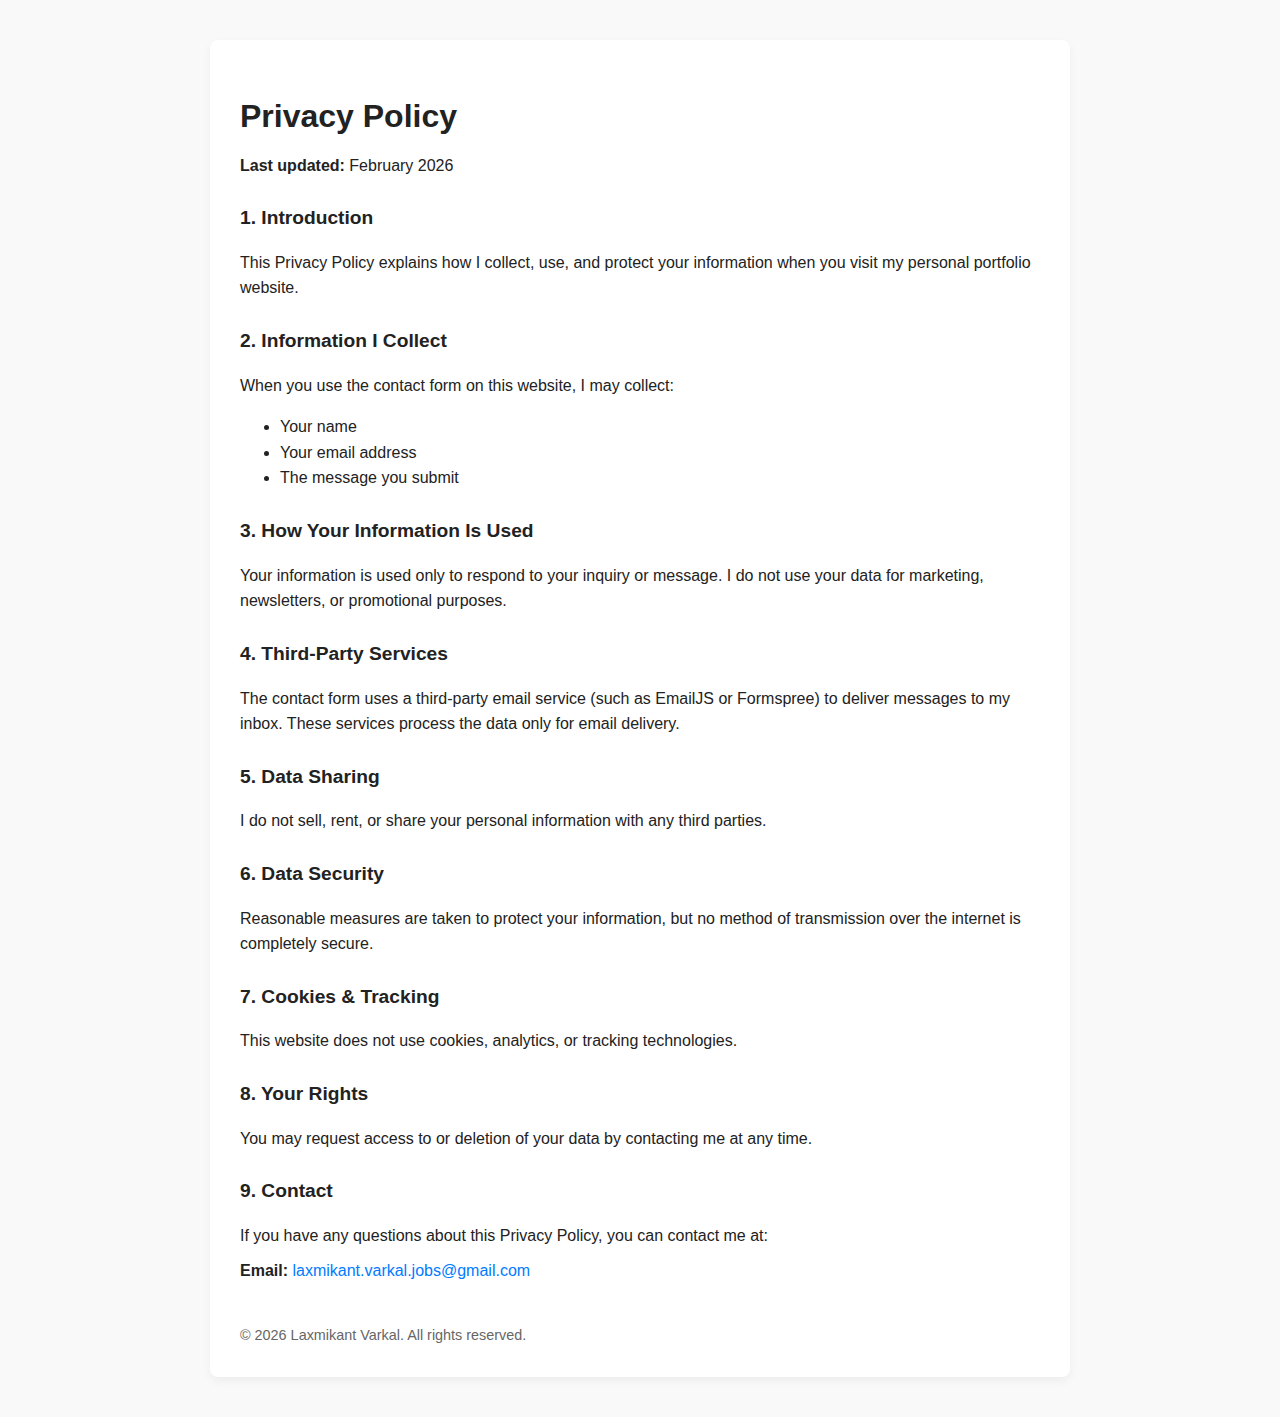
<file: privacy.html>
<!DOCTYPE html>
<html lang="en">

<head>
    <meta charset="UTF-8" />
    <meta name="viewport" content="width=device-width, initial-scale=1.0" />
    <title>Privacy Policy</title>

    <style>
        body {
            font-family: Arial, Helvetica, sans-serif;
            line-height: 1.6;
            background-color: #f9f9f9;
            color: #222;
            margin: 0;
            padding: 0;
        }

        .container {
            max-width: 800px;
            margin: 40px auto;
            padding: 30px;
            background: #ffffff;
            border-radius: 8px;
            box-shadow: 0 4px 10px rgba(0, 0, 0, 0.05);
        }

        h1 {
            margin-bottom: 10px;
        }

        h2 {
            margin-top: 25px;
            font-size: 1.2rem;
        }

        p {
            margin: 10px 0;
        }

        footer {
            margin-top: 40px;
            font-size: 0.9rem;
            color: #666;
        }

        a {
            color: #007bff;
            text-decoration: none;
        }

        a:hover {
            text-decoration: underline;
        }
    </style>
</head>

<body>

    <div class="container">
        <h1>Privacy Policy</h1>
        <p><strong>Last updated:</strong> February 2026</p>

        <h2>1. Introduction</h2>
        <p>
            This Privacy Policy explains how I collect, use, and protect your information
            when you visit my personal portfolio website.
        </p>

        <h2>2. Information I Collect</h2>
        <p>
            When you use the contact form on this website, I may collect:
        </p>
        <ul>
            <li>Your name</li>
            <li>Your email address</li>
            <li>The message you submit</li>
        </ul>

        <h2>3. How Your Information Is Used</h2>
        <p>
            Your information is used only to respond to your inquiry or message.
            I do not use your data for marketing, newsletters, or promotional purposes.
        </p>

        <h2>4. Third-Party Services</h2>
        <p>
            The contact form uses a third-party email service (such as EmailJS or Formspree)
            to deliver messages to my inbox. These services process the data only for
            email delivery.
        </p>

        <h2>5. Data Sharing</h2>
        <p>
            I do not sell, rent, or share your personal information with any third parties.
        </p>

        <h2>6. Data Security</h2>
        <p>
            Reasonable measures are taken to protect your information, but no method of
            transmission over the internet is completely secure.
        </p>

        <h2>7. Cookies & Tracking</h2>
        <p>
            This website does not use cookies, analytics, or tracking technologies.
        </p>

        <h2>8. Your Rights</h2>
        <p>
            You may request access to or deletion of your data by contacting me at any time.
        </p>

        <h2>9. Contact</h2>
        <p>
            If you have any questions about this Privacy Policy, you can contact me at:
        </p>
        <p>
            <strong>Email:</strong>
            <a href="mailto:laxmikant.varkal.jobs@gmail.com">
                laxmikant.varkal.jobs@gmail.com
            </a>
        </p>

        <footer>
            © <span id="year"></span> Laxmikant Varkal. All rights reserved.
        </footer>
    </div>

    <script>
        document.getElementById("year").textContent = new Date().getFullYear();
    </script>

</body>

</html>
</file>
